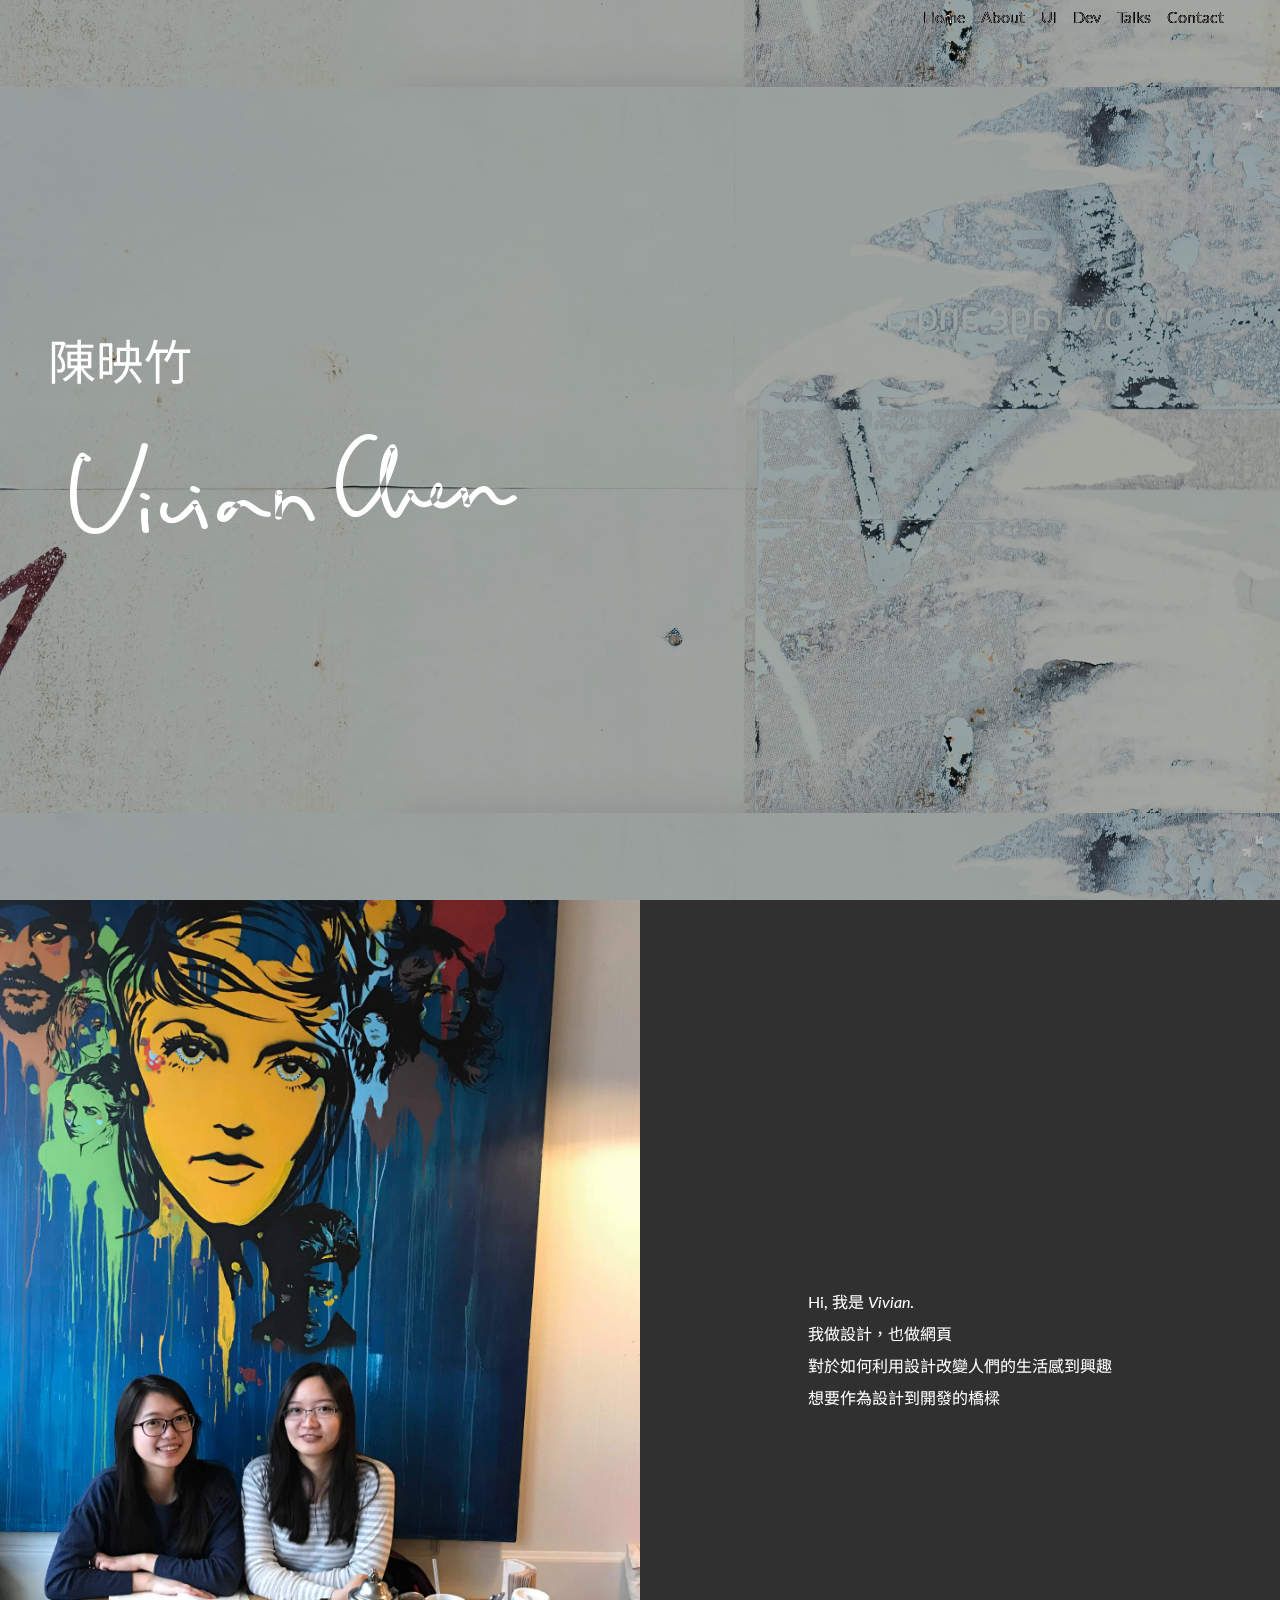
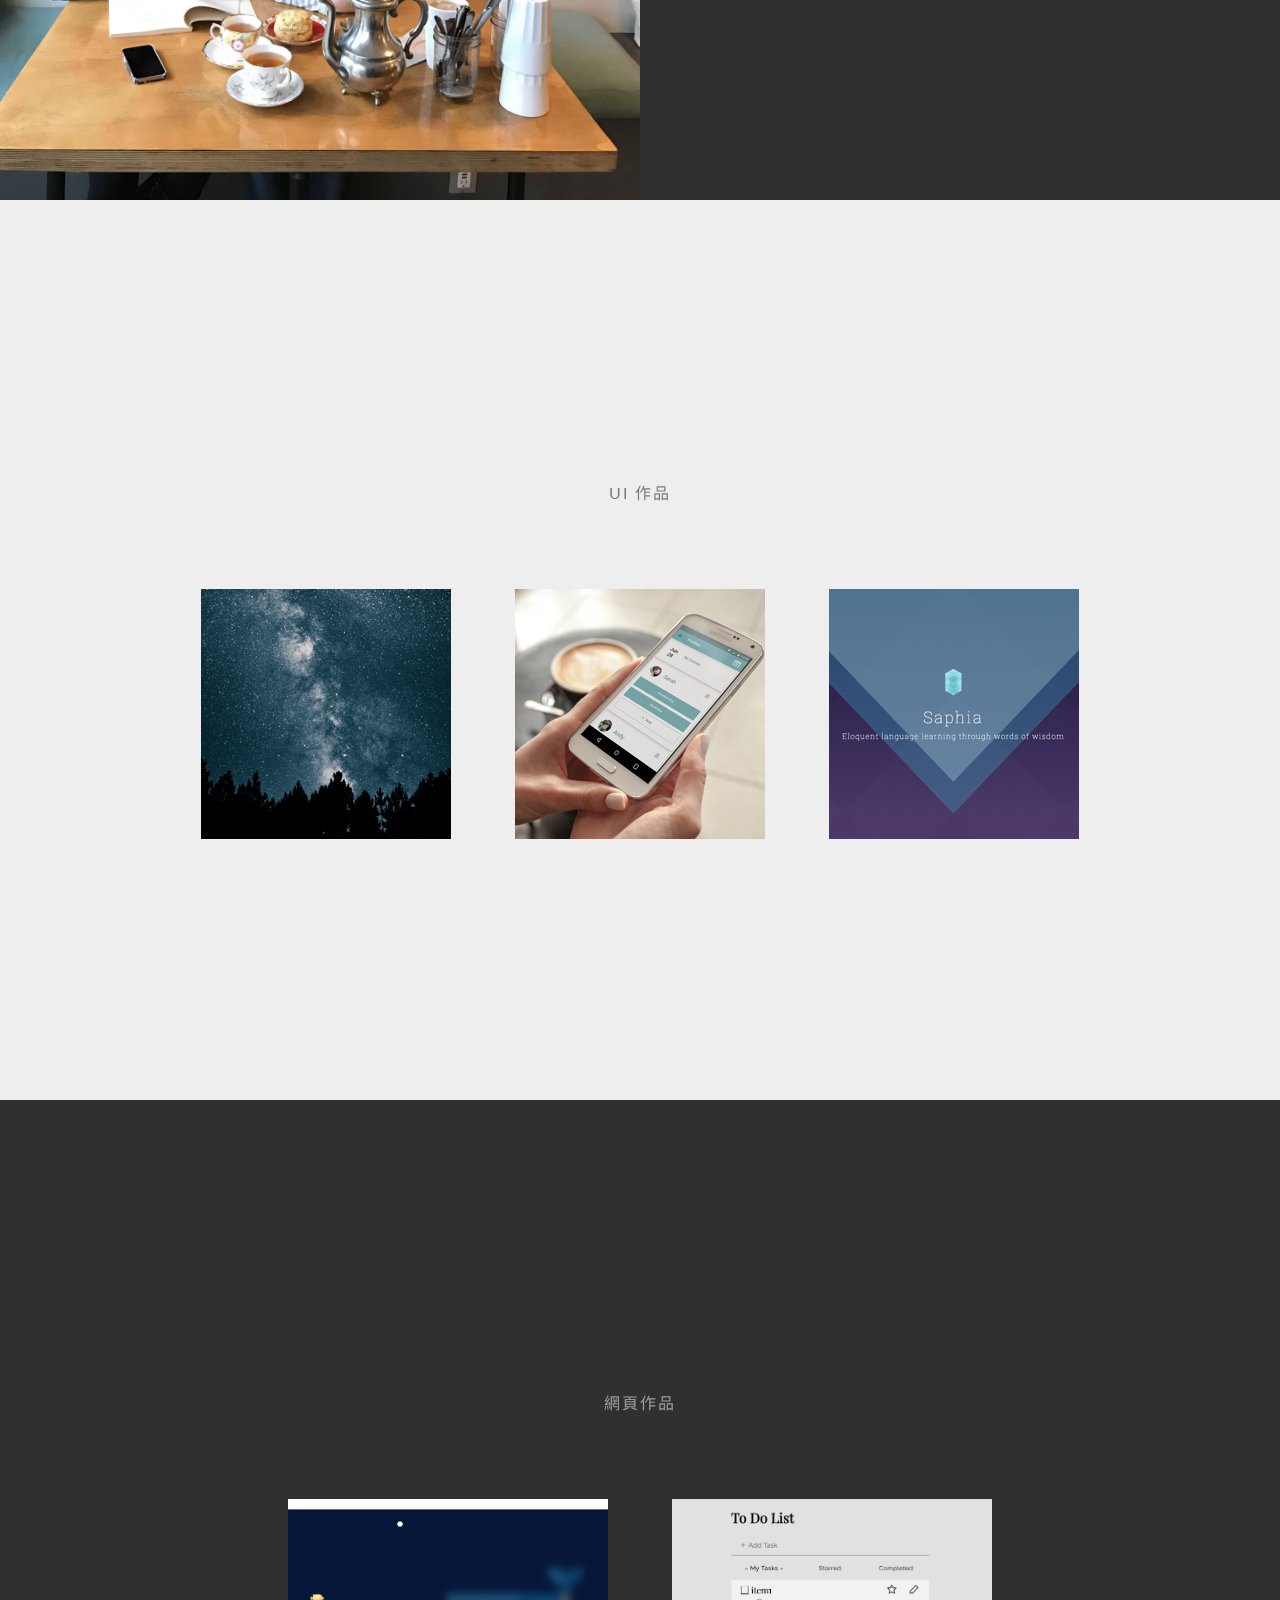
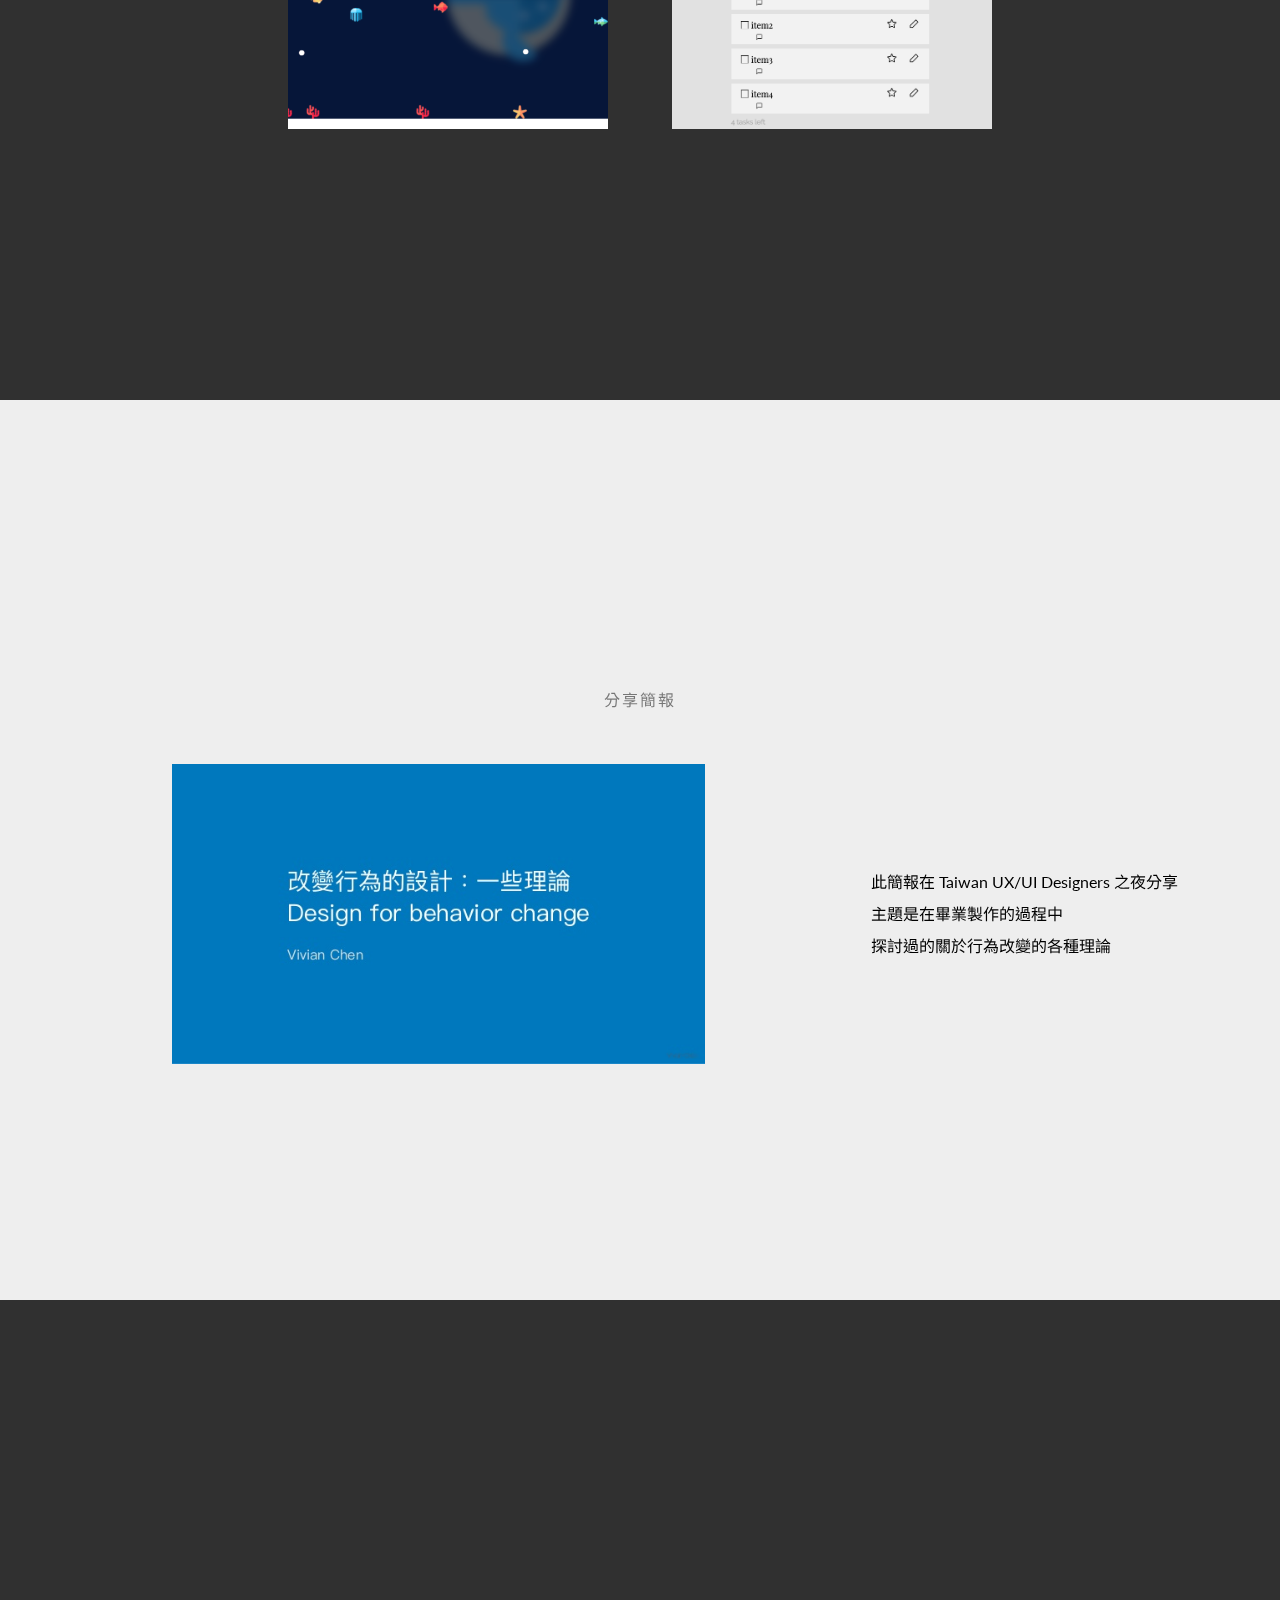
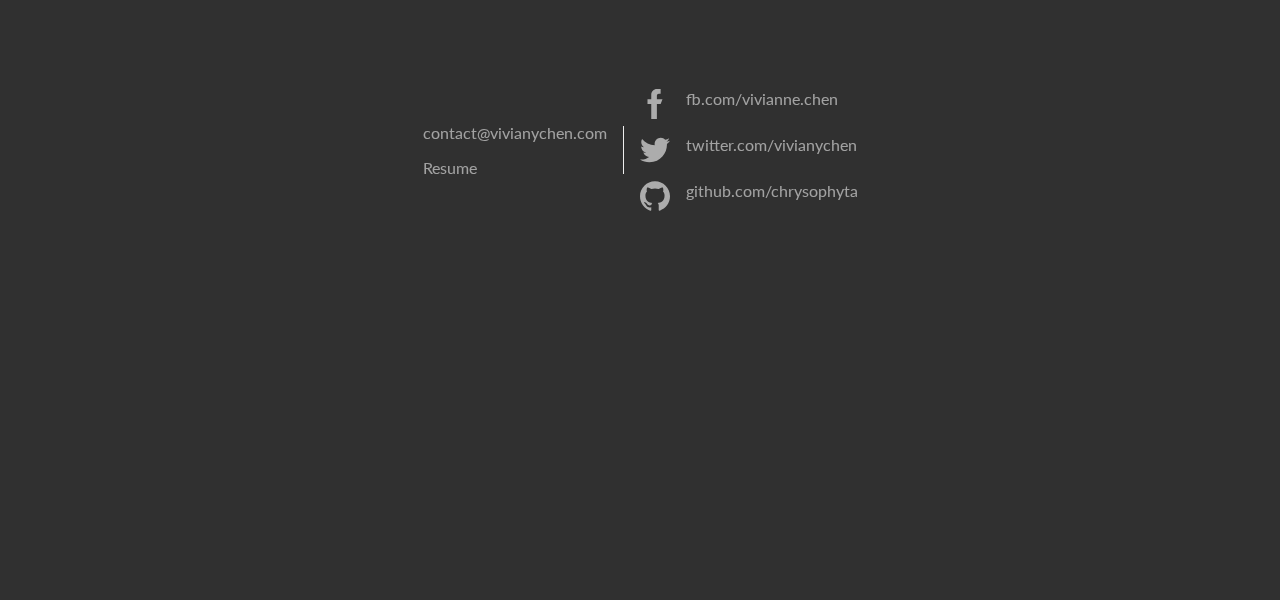
<file: index.html>
<!DOCTYPE html>
<html lang="en" class="animated fadeIn">
  <head>
    <meta charset="UTF-8" />
    <meta name="viewport" content="width=device-width, initial-scale=1.0" />
    <meta http-equiv="X-UA-Compatible" content="ie=edge" />
    <link rel="stylesheet" href="style.css" />
    <link
      rel="stylesheet"
      href="https://cdnjs.cloudflare.com/ajax/libs/animate.css/3.7.0/animate.min.css"
    />
    <title>Vivian's Portfolio</title>
  </head>
  <body>
    <nav>
      <ul>
        <li><a href="#home">Home</a></li>
        <li><a href="#about">About</a></li>
        <li><a href="#ui">UI</a></li>
        <li><a href="#dev">Dev</a></li>
        <li><a href="#talks">Talks</a></li>
        <li><a href="#contact">Contact</a></li>
      </ul>
    </nav>
    <section id="home" class="home">
      <div class="my-name">
        <p>陳映竹</p>
        <img src="img/signature.png" alt="" />
      </div>
    </section>

    <section id="about" class="about">
      <div class="section-wrapper">
        <div class="left"><div class="about-image img"></div></div>
        <div class="right">
          <div class="about-content">
            <p>
              Hi, 我是 <em>Vivian</em>.<br />
              我做設計，也做網頁<br />
              對於如何利用設計改變人們的生活感到興趣<br />
              想要作為設計到開發的橋樑<br />
            </p>
          </div>
        </div>
      </div>
    </section>

    <section id="ui" class="ui-works">
      <p class="section-title">UI 作品</p>
      <div class="section-wrapper">
        <div class="ui-work ui-work1 img">
          <a href="uiwork1.html"><p class="ui-work-title">LookUp</p></a>
        </div>
        <div class="ui-work ui-work2 img">
          <a href="uiwork2.html" class="ui-work-title">DS Medical</a>
        </div>
        <div class="ui-work ui-work3 img">
          <a href="uiwork3.html" class="ui-work-title">Saphia</a>
        </div>
      </div>
    </section>

    <section id="dev" class="dev-works">
      <p class="section-title">網頁作品</p>
      <div class="section-wrapper">
        <div class="dev-work">
          <a
            class=" dev-work1 img"
            href="https://chrysophyta.github.io/pixi_tutorials/pixi_tutorial_1/"
          ></a>
          <div class="dev-work-title">A Little Fish Game</div>
        </div>
        <div class="dev-work">
          <a
            class="dev-work2 img"
            href="https://chrysophyta.github.io/todo-list/"
          ></a>
          <div class="dev-work-title">React Todo List</div>
        </div>
        <!-- <div class="dev-work dev-work3"></div> -->
      </div>
    </section>

    <section id="talks" class="talks">
      <p class="section-title">分享簡報</p>
      <div class="section-wrapper">
        <a
          class="talk talk1 img"
          href="https://www.slideshare.net/VivianChen30/ss-65519233"
        ></a>
        <p class="talk-info">
          此簡報在 Taiwan UX/UI Designers 之夜分享<br />
          主題是在畢業製作的過程中<br />
          探討過的關於行為改變的各種理論
        </p>
      </div>
    </section>

    <section id="contact" class="contact">
      <div class="contact-info">
        <div class="email">contact@vivianychen.com</div>
        <div class="resume">
          <a href="http://vivianychen.com/resume">Resume</a>
        </div>
      </div>

      <div class="v-line"></div>
      <div class="social-media">
        <div class="social-media-link">
          <div class="social-media-icon facebook"></div>
          <a target="_blank" href="https://www.facebook.com/vivianne.chen"
            >fb.com/vivianne.chen</a
          >
        </div>

        <div class="social-media-link">
          <div class="social-media-icon twitter"></div>
          <a target="_blank" href="https://mobile.twitter.com/vivianychen"
            >twitter.com/vivianychen</a
          >
        </div>

        <div class="social-media-link">
          <div class="social-media-icon github"></div>
          <a target="_blank" href="https://github.com/chrysophyta"
            >github.com/chrysophyta</a
          >
        </div>
      </div>
    </section>
  </body>
</html>
</file>
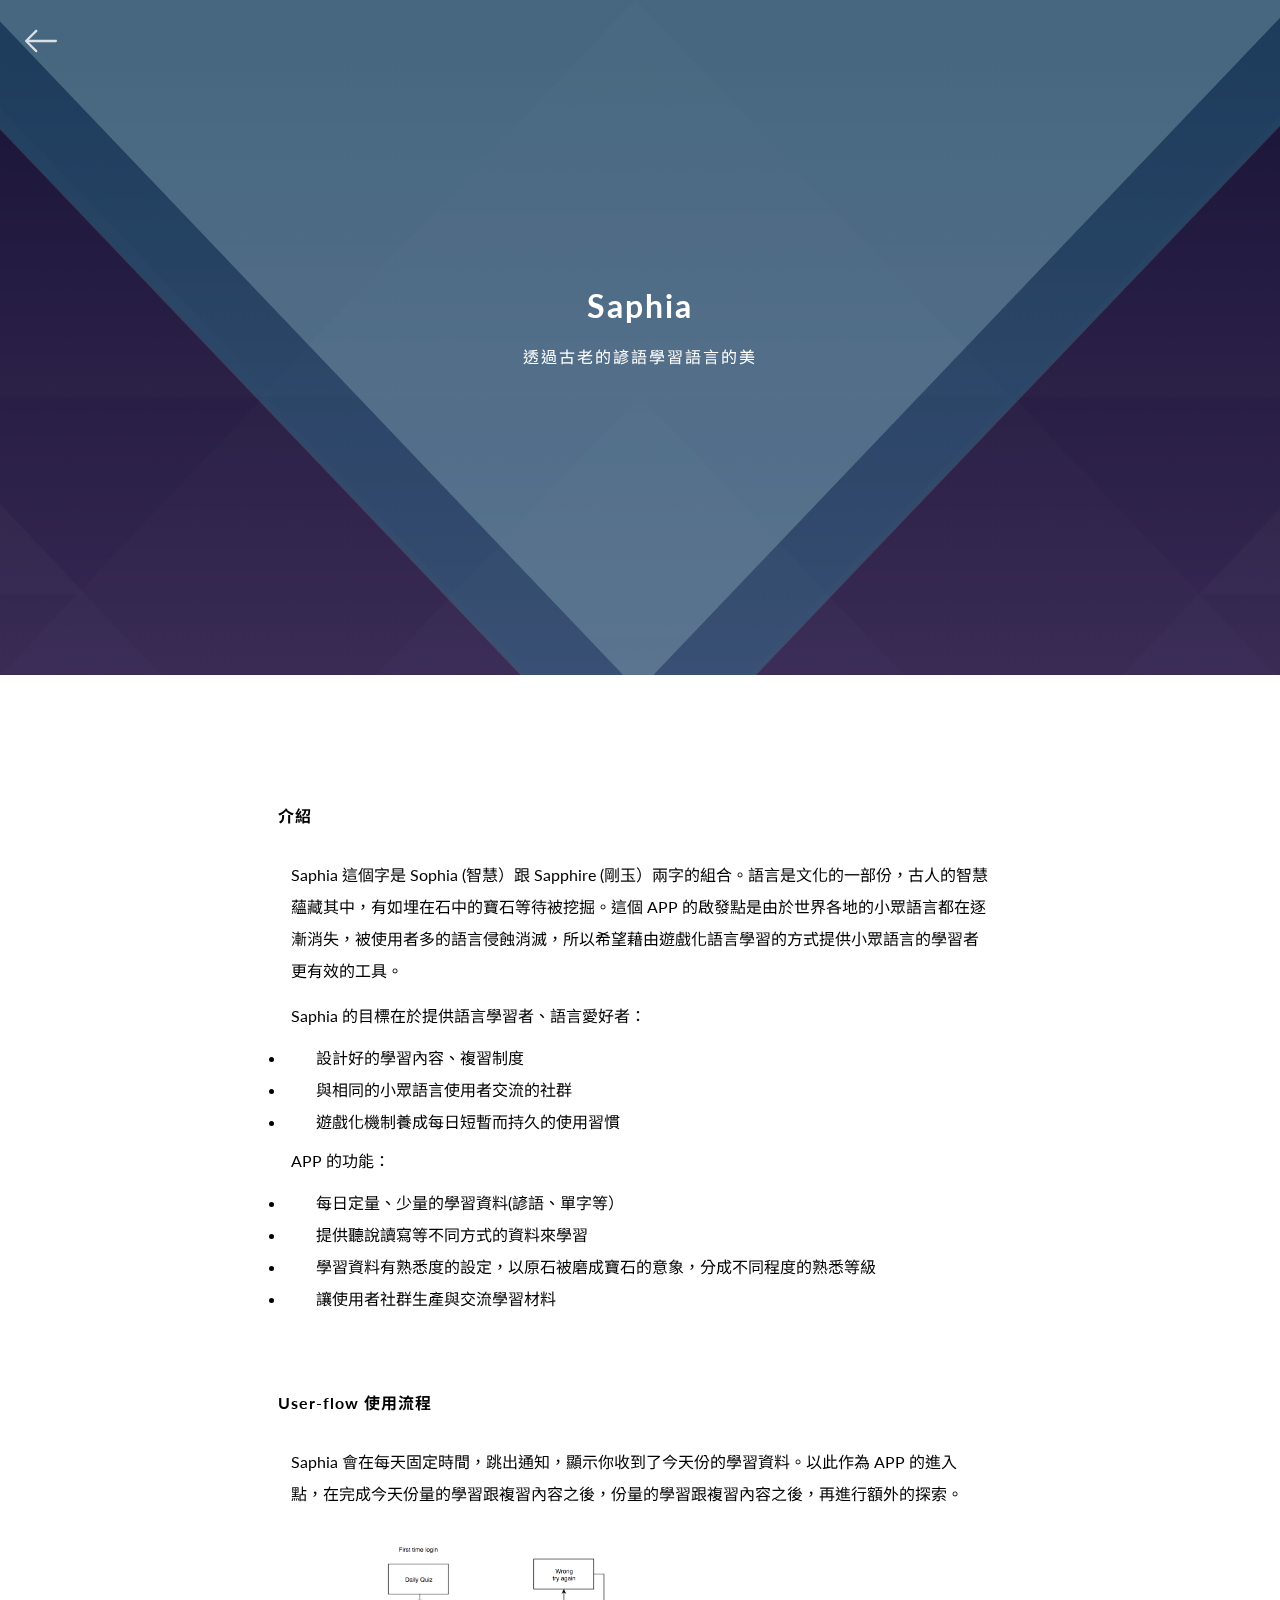
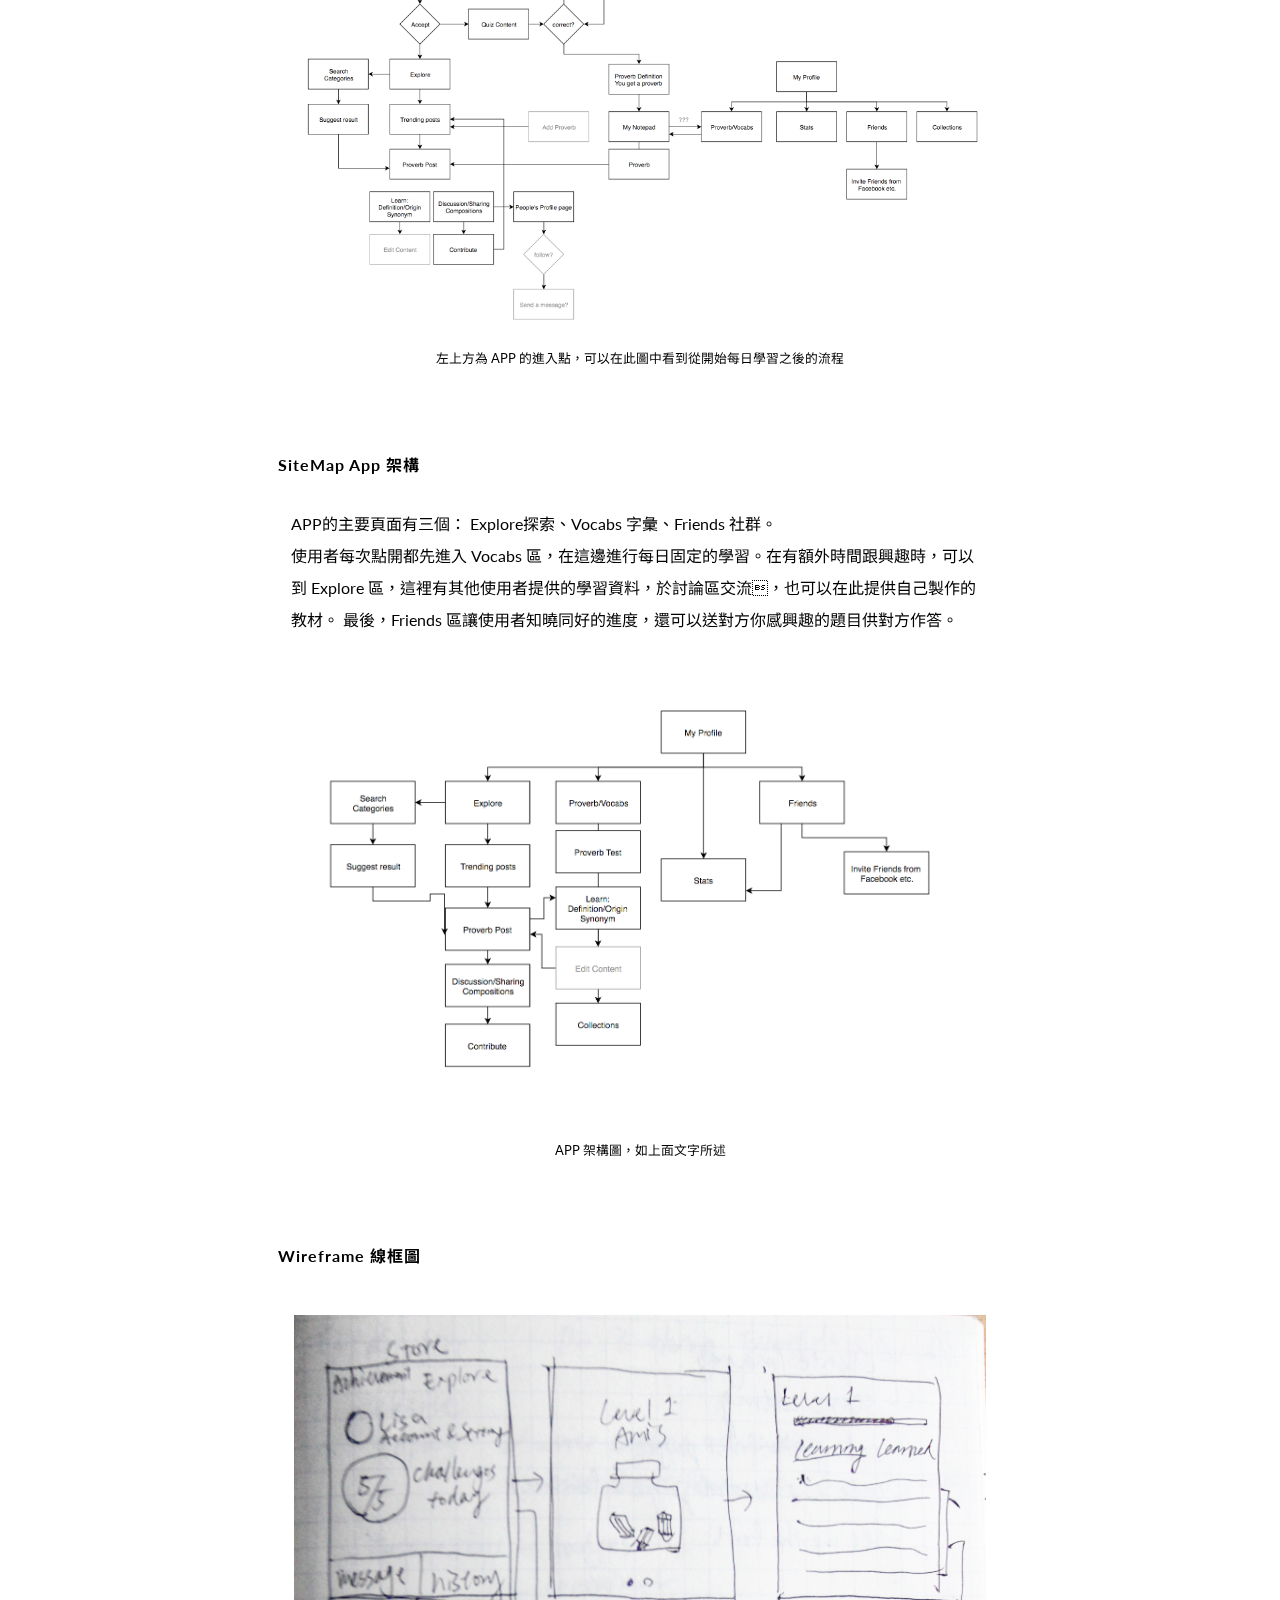
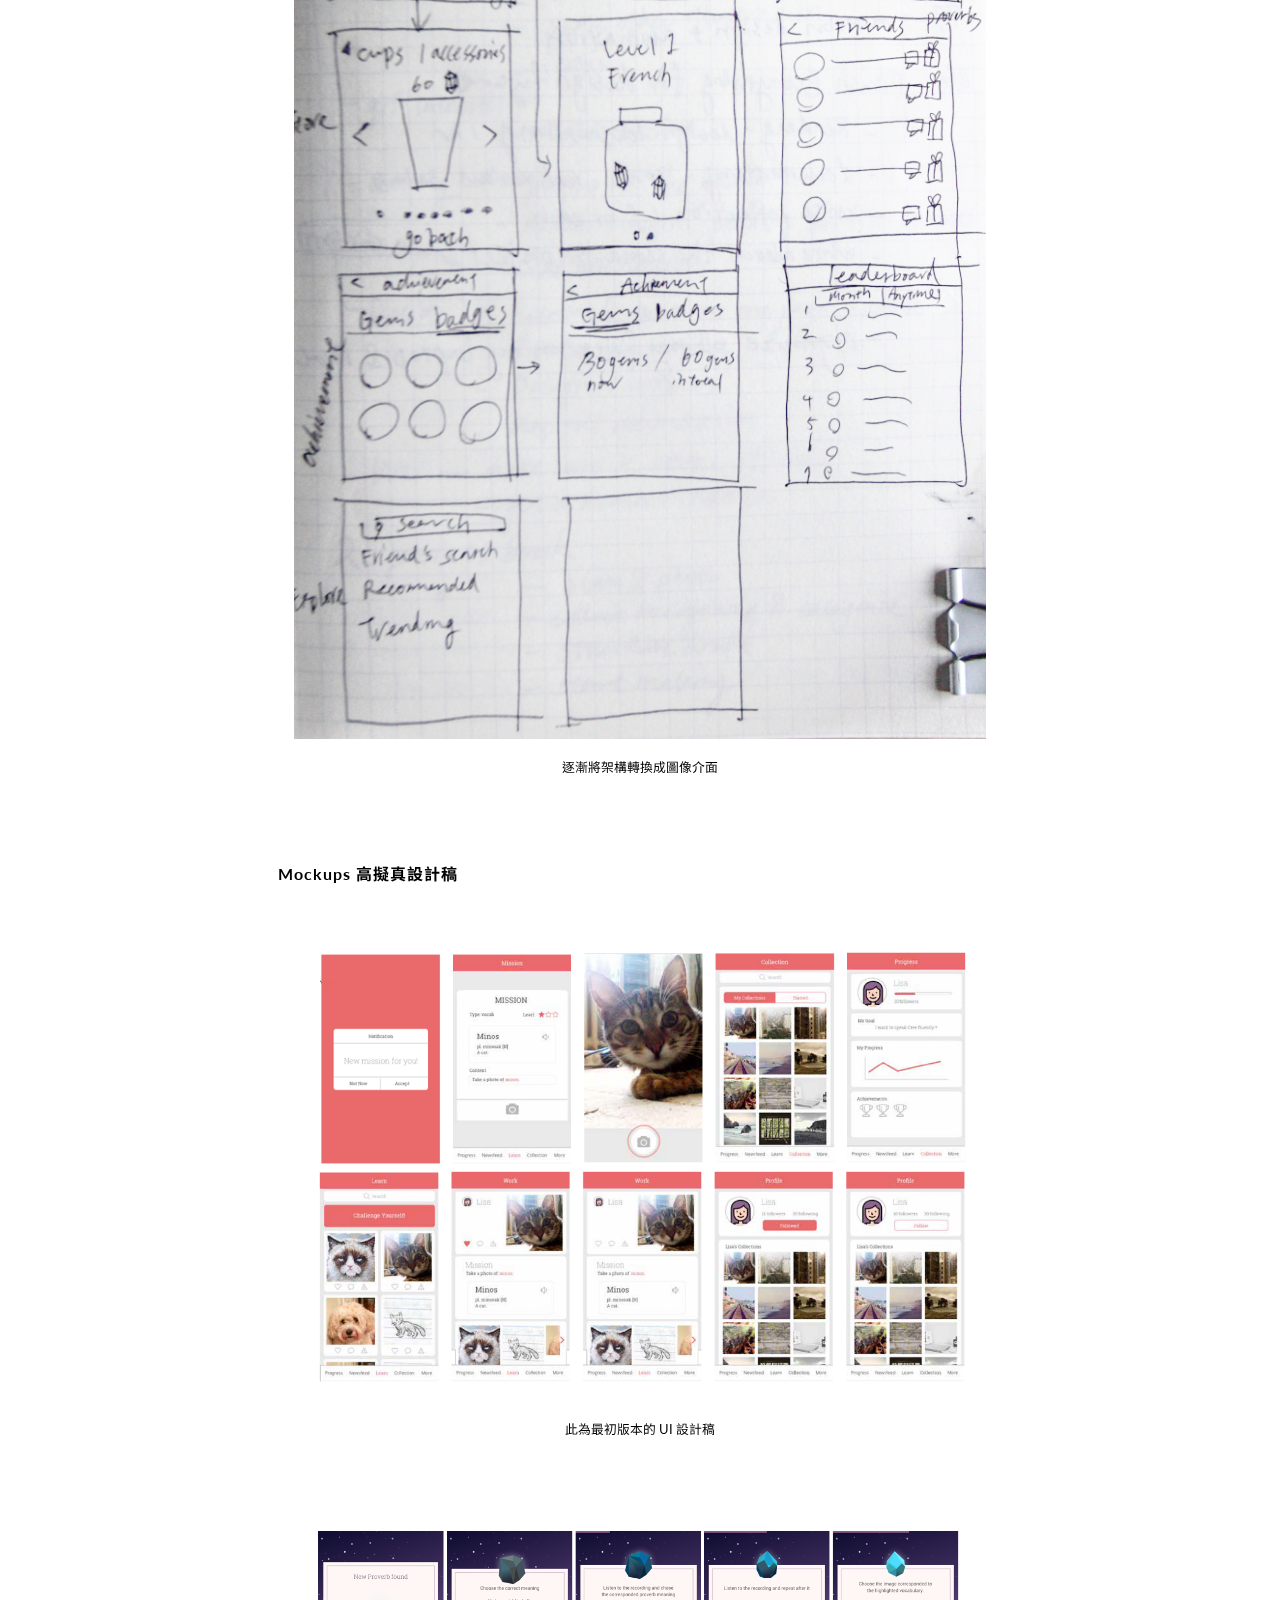
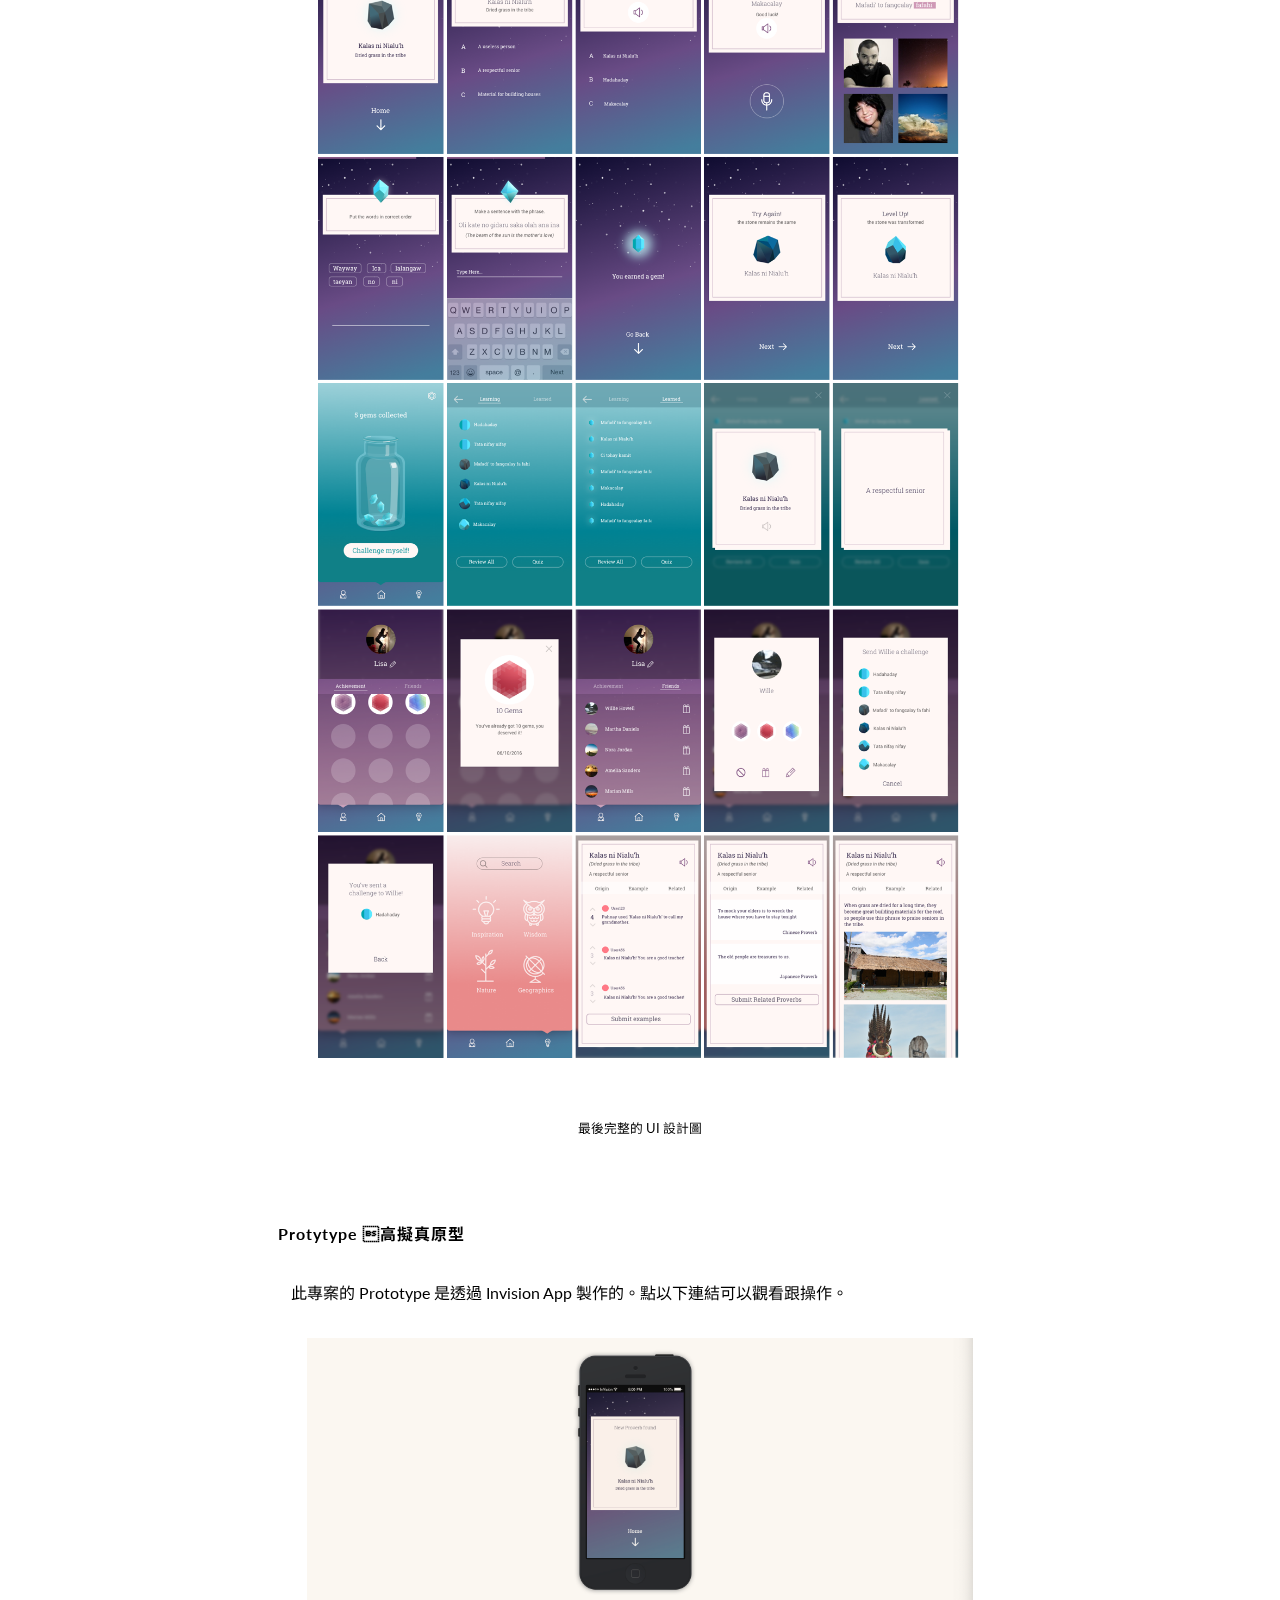
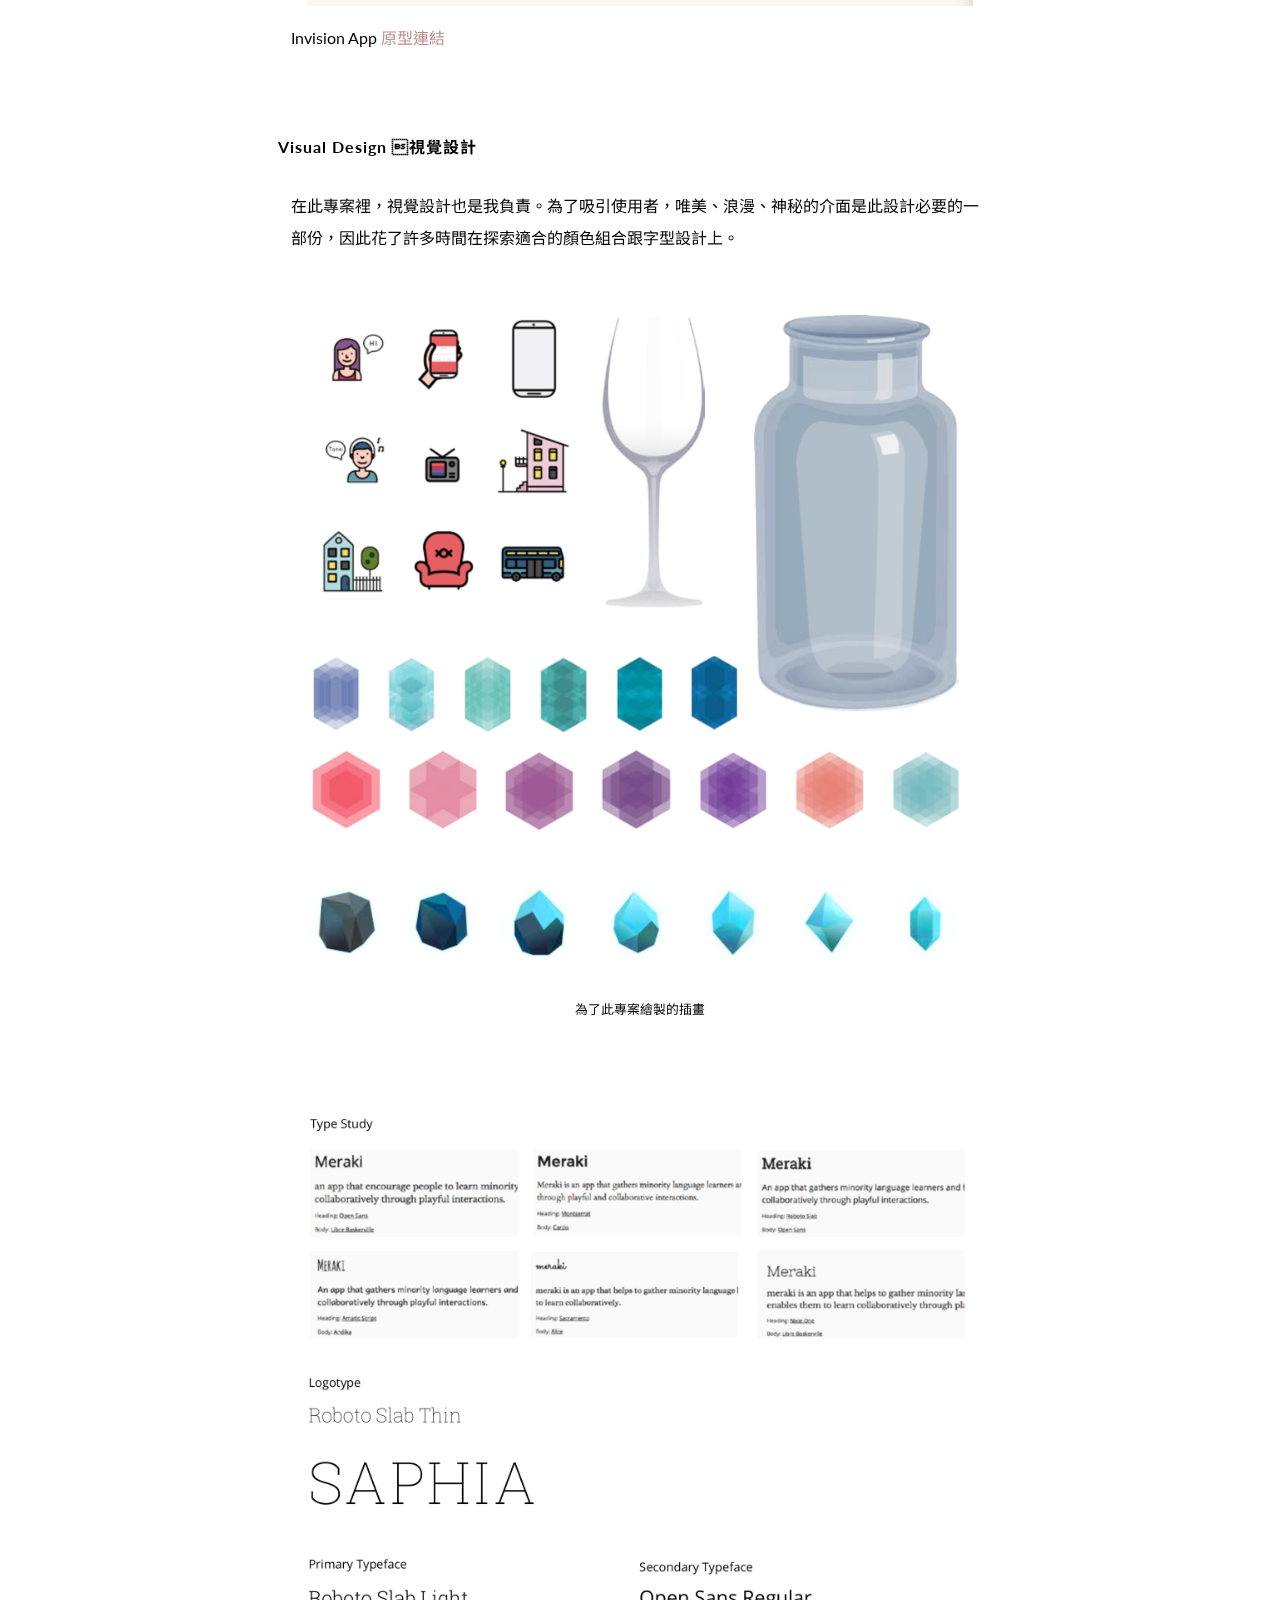
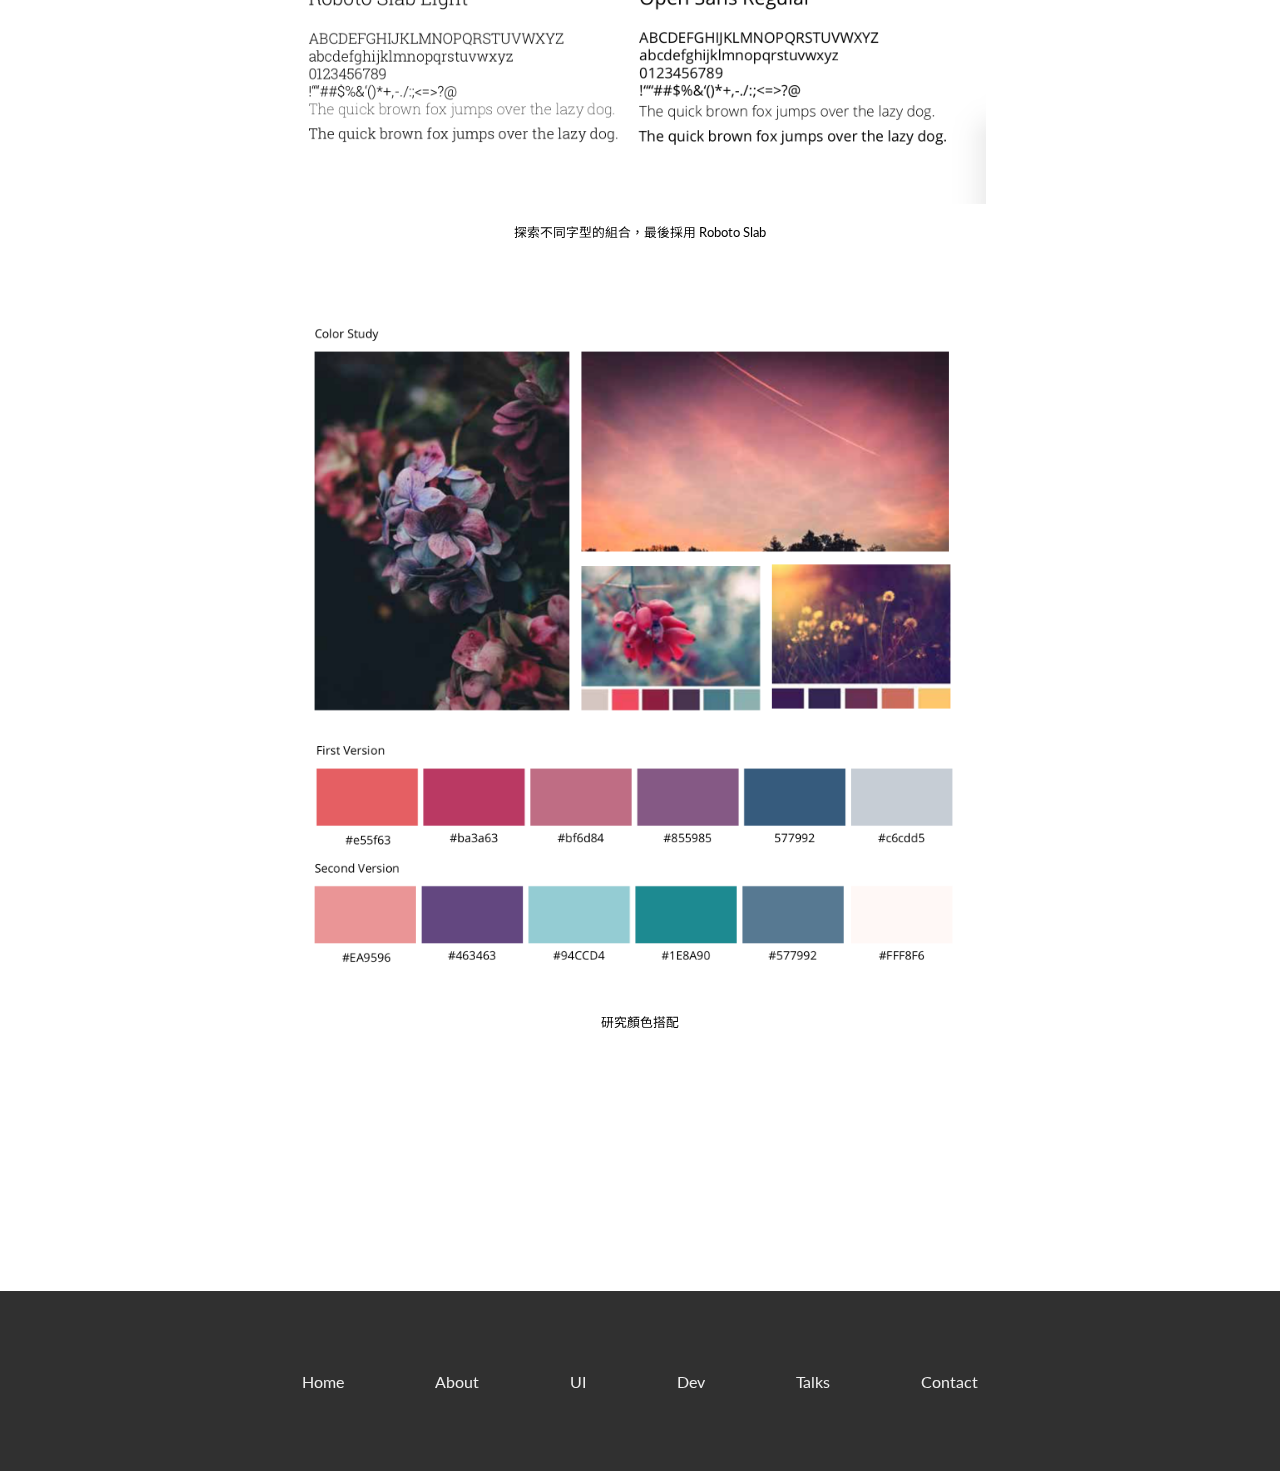
<file: uiwork3.html>
<!DOCTYPE html>
<html lang="en" class="animated fadeIn">
  <head>
    <meta charset="UTF-8" />
    <meta name="viewport" content="width=device-width, initial-scale=1.0" />
    <meta http-equiv="X-UA-Compatible" content="ie=edge" />
    <link
      rel="stylesheet"
      href="https://cdnjs.cloudflare.com/ajax/libs/animate.css/3.7.0/animate.min.css"
    />
    <link rel="stylesheet" href="style.css" />
    <title>Saphia 語言學習</title>
  </head>
  <body class="work-content page3">
    <a class="back" href="index.html#ui"></a>
    <header>
      <h1>Saphia</h1>
      <p>透過古老的諺語學習語言的美</p>
    </header>
    <div class="wrapper">
      <article>
        <p class="summary"></p>
        <div class="content">
          <h5>介紹</h5>
          <p>
            Saphia 這個字是 Sophia (智慧）跟 Sapphire
            (剛玉）兩字的組合。語言是文化的一部份，古人的智慧蘊藏其中，有如埋在石中的寶石等待被挖掘。這個
            APP
            的啟發點是由於世界各地的小眾語言都在逐漸消失，被使用者多的語言侵蝕消滅，所以希望藉由遊戲化語言學習的方式提供小眾語言的學習者更有效的工具。
          </p>

          <p>
            Saphia 的目標在於提供語言學習者、語言愛好者：
            <li>設計好的學習內容、複習制度</li>
            <li>與相同的小眾語言使用者交流的社群</li>
            <li>遊戲化機制養成每日短暫而持久的使用習慣</li>
          </p>

          <p>
            APP 的功能：
            <li>每日定量、少量的學習資料(諺語、單字等）</li>
            <li>提供聽說讀寫等不同方式的資料來學習</li>
            <li>
              學習資料有熟悉度的設定，以原石被磨成寶石的意象，分成不同程度的熟悉等級
            </li>
            <li>讓使用者社群生產與交流學習材料</li>
          </p>

          <h5>User-flow 使用流程</h5>
          <p>
            Saphia
            會在每天固定時間，跳出通知，顯示你收到了今天份的學習資料。以此作為
            APP
            的進入點，在完成今天份量的學習跟複習內容之後，份量的學習跟複習內容之後，再進行額外的探索。
          </p>
          <img src="img/work3_2.png" alt="" />
          <p class="caption">
            左上方為 APP 的進入點，可以在此圖中看到從開始每日學習之後的流程
          </p>

          <h5>SiteMap App 架構</h5>
          <p>
            APP的主要頁面有三個： Explore探索、Vocabs 字彙、Friends 社群。<br />
            使用者每次點開都先進入 Vocabs
            區，在這邊進行每日固定的學習。在有額外時間跟興趣時，可以到 Explore
            區，這裡有其他使用者提供的學習資料，於討論區交流，也可以在此提供自己製作的教材。
            最後，Friends
            區讓使用者知曉同好的進度，還可以送對方你感興趣的題目供對方作答。
          </p>
          <img src="img/work3_3.png" alt="" />
          <p class="caption">
            APP 架構圖，如上面文字所述
          </p>

          <h5>Wireframe 線框圖</h5>
          <img src="img/work3_4.jpg" alt="" />
          <p class="caption">逐漸將架構轉換成圖像介面</p>

          <h5>Mockups 高擬真設計稿</h5>
          <img src="img/work3_5.png" alt="" />
          <p class="caption">此為最初版本的 UI 設計稿</p>

          <img src="img/work3_6.png" alt="" />
          <p class="caption">最後完整的 UI 設計圖</p>

          <h5>Protytype 高擬真原型</h5>
          <p>
            此專案的 Prototype 是透過 Invision App
            製作的。點以下連結可以觀看跟操作。
          </p>
          <p>
            <img src="img/work3_protytype.png" alt="" />
            Invision App
            <a
              href="https://invis.io/A4QLEHV6JKV#/138363575_Daily_Gift"
              style="color:rosybrown"
              >原型連結</a
            >
          </p>

          <h5>Visual Design 視覺設計</h5>
          <p>
            在此專案裡，視覺設計也是我負責。為了吸引使用者，唯美、浪漫、神秘的介面是此設計必要的一部份，因此花了許多時間在探索適合的顏色組合跟字型設計上。
          </p>
          <img src="img/work3_7.png" alt="" />
          <p class="caption">為了此專案繪製的插畫</p>

          <img src="img/work3_8.png" alt="" />
          <p class="caption">探索不同字型的組合，最後採用 Roboto Slab</p>

          <img src="img/work3_9.png" alt="" />
          <p class="caption">研究顏色搭配</p>
        </div>
      </article>
    </div>
    <footer>
      <ul>
        <li><a href="index.html">Home</a></li>
        <li><a href="index.html#about">About</a></li>
        <li><a href="index.html#ui">UI</a></li>
        <li><a href="index.html#dev">Dev</a></li>
        <li><a href="index.html#talks">Talks</a></li>
        <li><a href="index.html#contact">Contact</a></li>
      </ul>
    </footer>
  </body>
</html>
</file>
<file: style.css>
@import url('https://fonts.googleapis.com/css?family=Lato|Noto+Sans+TC');
:root {
  --dark-gray: #303030;
  --light-gray: #aaaaaa;
  --white: #eeeeee;
}
* {
  box-sizing: border-box;
  margin: 0;
  padding: 0;
  /* outline: 1px red solid; */
}
html {
  font-size: 16px;
}

body {
  font-size: 16px;
  font-family: Lato, 'Noto Sans TC';
}
a {
  text-decoration: none;
  color: black;
}
nav {
  height: 2rem;
  width: 100%;
  display: flex;
  align-items: center;
  justify-content: flex-end;
  position: fixed;
  mix-blend-mode: difference;
  background: black;
  z-index: 10;
}
nav ul {
  height: 100%;
  display: flex;
  padding-right: 3rem;
}

nav ul li {
  list-style: none;
  padding: 0.5rem;
  display: flex;
  align-items: center;
}
nav ul li:hover {
  border-bottom: 1px var(--white) solid;
}
nav a {
  color: white;
  mix-blend-mode: difference;
}

section {
  height: 100vh;
  /* overflow: hidden; */
  width: 100%;
}
p {
  line-height: 2;
}
.section-wrapper {
  display: flex;
  align-items: center;
  justify-content: center;
  width: 100%;
}
.section-title {
  opacity: 0.5;
  letter-spacing: 2px;
  margin: 3rem;
}
.right {
  width: 50%;
  height: 100%;
  float: right;
}
.left {
  width: 50%;
  height: 100%;
  float: left;
}
.img {
  background-position: center;
  background-repeat: no-repeat;
  background-size: cover;
  height: 100%;
  width: 100%;
}
/* ============== Home Section ============== */
.home {
  display: flex;
  flex-direction: column;
  justify-content: center;
  align-items: flex-start;
  background: var(--white);
  background-image: url('img/home_bg.png');
  background-size: contain;
  background-repeat: repeat-y;
  background-position: center;
  color: white;
  position: relative;
  z-index: 1;
}
.home:after {
  content: '';
  background: #000;
  opacity: 0.3;
  width: 100%;
  height: 100%;
  position: absolute;
  z-index: 2;
}
.my-name {
  font-size: 3rem;
  z-index: 3;
  margin-left: 3rem;
}
.my-name img {
  width: 100%;
}

/* ============== About Section ============== */
.about {
  display: flex;
}

.about-image {
  background-image: url('img/selfie.jpg');
  height: 100%;
  width: 100%;
}
.about-content {
  color: white;
  background-color: var(--dark-gray);
  display: flex;
  align-items: center;
  justify-content: center;
  height: 100%;
}
.about-content p {
  margin: 3rem;
}

/* ============== UI Work Section ============== */

.ui-works {
  display: flex;
  flex-direction: column;
  align-items: center;
  justify-content: center;
  background: var(--white);
}

.ui-work {
  width: 250px;
  height: 250px;
  margin: 2rem;
  display: flex;
  align-items: center;
  justify-content: center;
}
.ui-work-title {
  opacity: 0;
  color: white;
  z-index: 1;
}
.ui-work:hover {
  filter: brightness(70%);
}
.ui-work:hover .ui-work-title {
  opacity: 1;
}
.ui-work1 {
  background-image: url('img/work1.png');
}
.ui-work2 {
  background-image: url('img/work2.png');
}
.ui-work3 {
  background-image: url('img/work3.png');
}

/* ============== DEV Work Section ============== */
.dev-works {
  display: flex;
  flex-direction: column;
  align-items: center;
  justify-content: center;
  background: var(--dark-gray);
}
.dev-works .section-title {
  color: white;
}

.dev-work-wrapper > div {
  position: relative;
}

.dev-work {
  width: 320px;
  height: 230px;
  margin: 2rem;
  display: flex;
  align-items: center;
  justify-content: center;
  position: relative;
}
.dev-work1 {
  background-image: url('img/fish_game.png');
}

.dev-work2 {
  background-image: url('img/todo_list.png');
}

.dev-work-title {
  color: #ffffff;
  opacity: 0;
  position: absolute;
  top: 50%;
  left: 50%;
  transform: translate(-50%, -50%);
}
.dev-work:hover > .dev-work-title {
  opacity: 1;
}
.dev-work:hover {
  filter: brightness(70%);
  background-size: auto 120%;
  transition: background-size 3s ease-in-out, filter 0.5s;
}
/* ============== Talks leSection ============== */

.talks {
  background: var(--white);
  display: flex;
  flex-direction: column;
  align-items: center;
  justify-content: center;
}

.talk1 {
  display: block;
  height: 300px;
  width: 60%;
  background-image: url('img/talk_1.jpg');
  background-size: contain;
}

.talk-info {
  margin: 3rem;
}
/* ============== Contact Section ============== */
.contact {
  display: flex;
  align-items: center;
  justify-content: center;
  background: var(--dark-gray);
  color: var(--white);
}
.contact a {
  color: var(--white);
}

.contact-info > *,
.social-media > * {
  opacity: 0.6;
}
.contact-info > *:hover,
.social-media > *:hover {
  opacity: 1;
}
.contact-info {
  margin: 1rem;
}
.resume {
  padding-top: 1rem;
}
.v-line {
  height: 3rem;
  width: 1px;
  border-right: 1px solid var(--white);
}
.social-media-link {
  display: flex;
  margin: 1rem;
}
.social-media-icon {
  height: 30px;
  width: 30px;
  margin-right: 1rem;
}
.facebook {
  background-image: url('svg/facebook.svg');
}
.twitter {
  background-image: url('svg/twitter.svg');
}
.github {
  background-image: url('svg/github.svg');
}

/* ============== Work Content Page ============== */

header {
  background-image: url('https://source.unsplash.com/random/1000x600');
  background-size: cover;
  background-position: center;
  background-attachment: fixed;
  height: 75vh;
  display: flex;
  align-items: center;
  justify-content: center;
  flex-direction: column;
  color: #ffffff;
  z-index: 1;
  position: relative;
}
header:after {
  content: '';
  background: black;
  opacity: 0.1;
  width: 100%;
  height: 100%;
  position: absolute;
  z-index: -1;
}
.back {
  opacity: 0.8;
  display: block;
  height: 2rem;
  width: 2rem;
  background-image: url('svg/left-arrow.svg');
  background-size: cover;
  position: fixed;
  top: 25px;
  left: 25px;
  z-index: 10;
  background-color: rgba(0, 0, 0, 0.1);
  mix-blend-mode: screen;
}

.back:hover {
  opacity: 1;
}
header h1,
header p {
  letter-spacing: 2px;
}
header p {
  margin: 1rem;
}

.work-content .wrapper {
  display: flex;
  height: 100%;
  width: 80%;
  margin: 0 auto;
  justify-content: center;
}

.work-content article {
  /* border: 1px grey solid; */
  width: 80%;
  padding: 3rem;
}
.work-content article h5 {
  font-size: 1rem;
  letter-spacing: 1px;
  margin-top: 5rem;
  margin-bottom: 2rem;
}
.work-content article p {
  margin: 0.8rem;
  color: var(--dark-grey);
}
.work-content article li {
  margin: 0.5rem;
  text-indent: 30px;
}
.work-content .caption {
  text-align: center;
  margin-top: 0rem;
  margin-bottom: 3rem;
  font-size: 0.8rem;
}

.work-content img {
  width: 100%;
  padding: 1rem;
  margin: 0 auto;
  display: block;
}

footer {
  margin-top: 10rem;
  height: 20vh;
  background: var(--dark-gray);
  display: flex;
  align-items: center;
  justify-content: center;
}
footer ul {
  display: flex;
  width: 60%;
  justify-content: space-around;
}
footer ul li {
  list-style: none;
}
footer ul li:hover {
  opacity: 0.8;
}
footer ul li a {
  color: var(--white);
}
iframe {
  margin: 0 auto;
  display: block;
}

/* ============== Work 1 Page ============== */
.page1 header {
  background-image: url('img/work1header.jpg');
}

/* ============== Work 2 Page ============== */
.page2 header {
  background-image: url('img/work2header.jpg');
}

/* ============== Work 3 Page ============== */
.page3 header {
  background-image: url('img/work3header.png');
}

@media screen and (max-width: 500px) {
  html {
    font-size: 12px;
  }
  nav {
  }
  nav ul {
    width: 100%;
    margin: 1.5rem;
    margin-top: 5rem;
    padding: 0;
    font-size: 1.5rem;
    justify-content: space-evenly;
  }

  .left,
  .right {
    width: 100%;
    height: 50%;
  }
  .section-wrapper {
    flex-direction: column;
  }
  .contact {
    flex-direction: column;
  }
  .v-line {
    height: 1px;
    width: 3rem;
    border: none;
    border-bottom: 1px solid var(--white);
    margin: 5rem;
  }
  .work-content .wrapper {
    width: 100%;
  }
  .work-content article {
    padding: 0;
  }
  footer {
    height: auto;
  }
  footer ul {
    flex-direction: column;
    margin-bottom: 3rem;
    justify-content: center;
  }
  footer ul li {
    margin-top: 2rem;
  }
  #maincontent {
    transform: scale(0.7);
  }
  iframe {
    width: 100%;
  }
}
</file>
